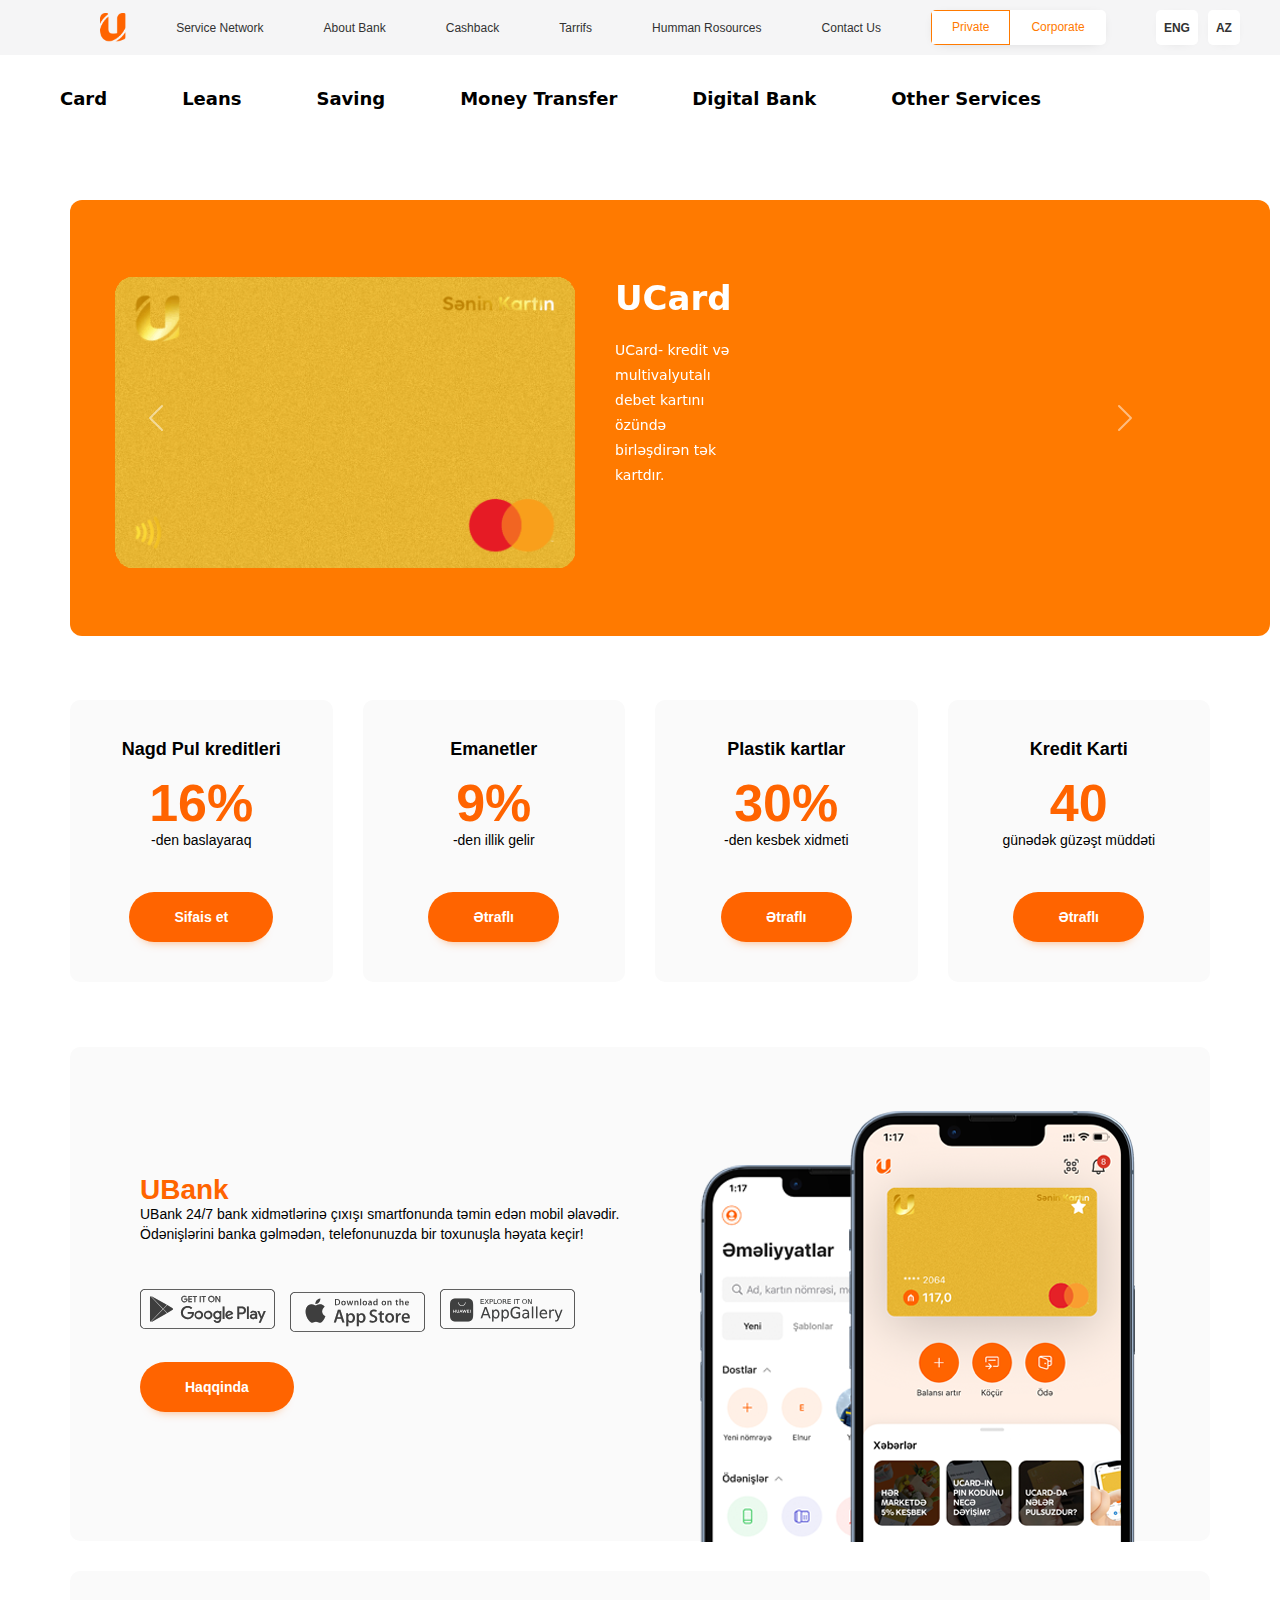
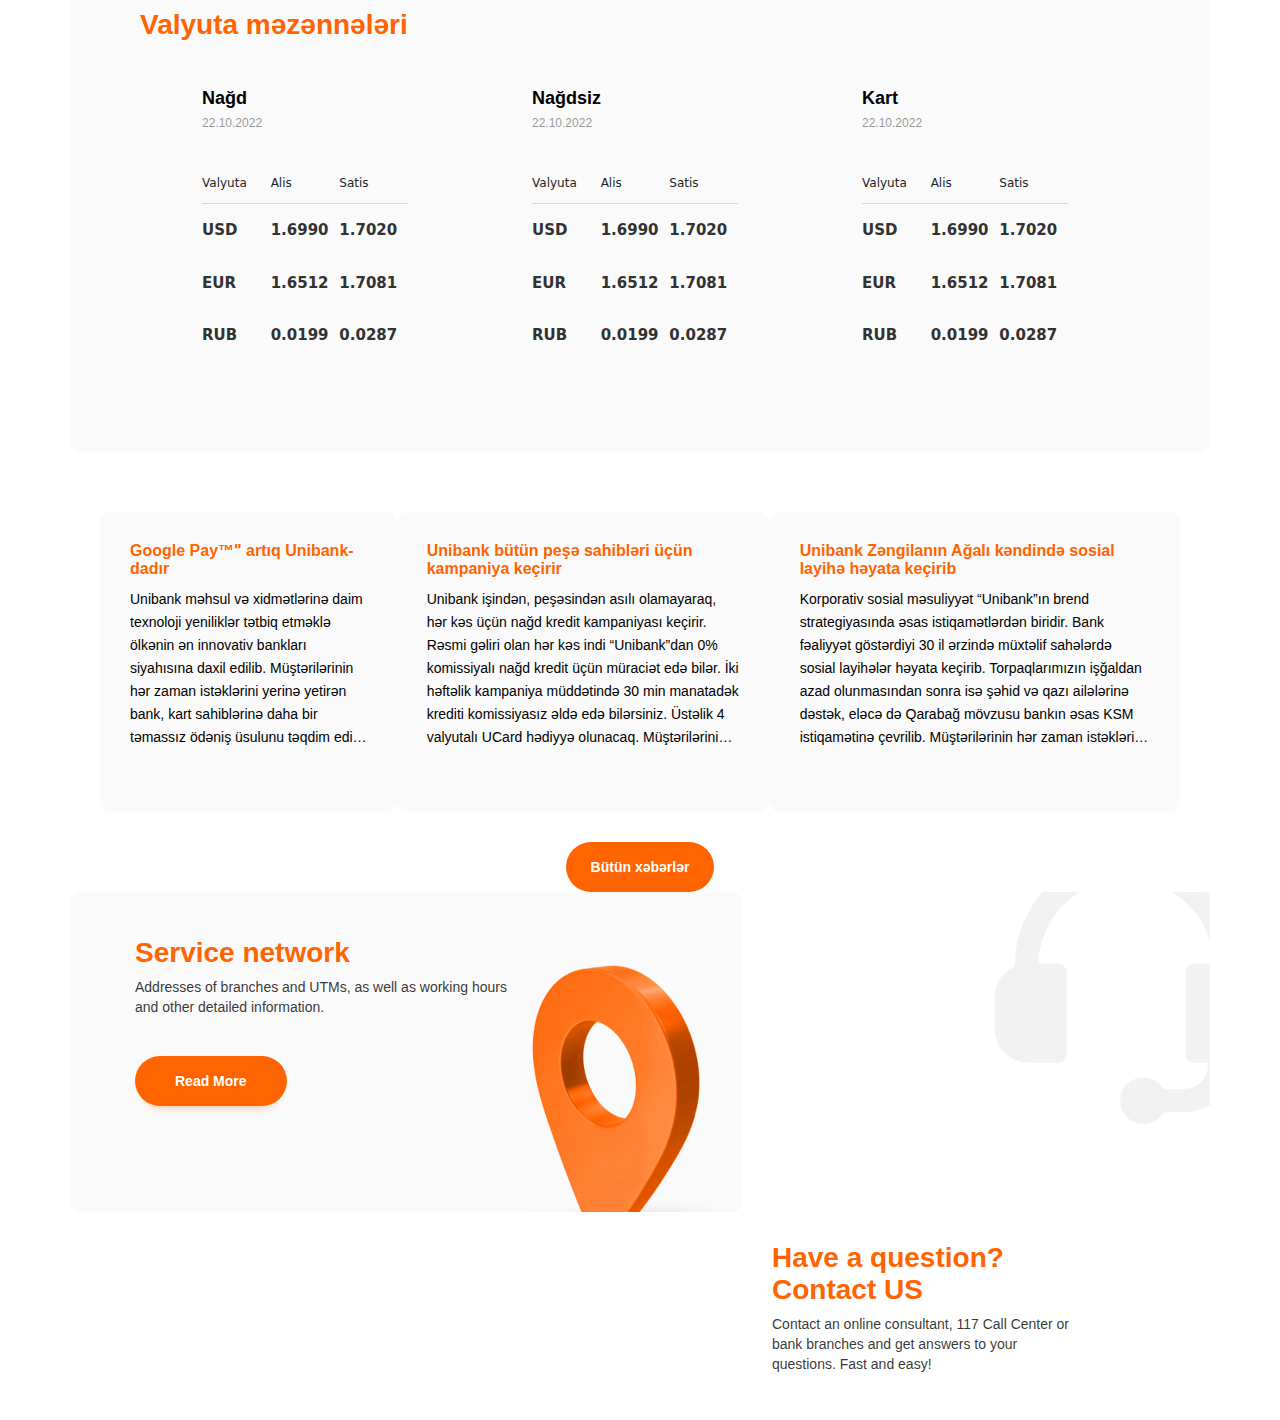
<file: unibank/Tural.html>
<!DOCTYPE html>
  <html lang="en">
  <head>
      <meta charset="UTF-8">
      <meta http-equiv="X-UA-Compatible" content="IE=edge">
      <meta name="viewport" content="width=device-width, initial-scale=1.0">
      <link href="https://cdn.jsdelivr.net/npm/bootstrap@5.1.3/dist/css/bootstrap.min.css" rel="stylesheet"> 
      <link rel="stylesheet" href="main.css">
      <title>Unibank</title>
  </head>
  <body>
      <header class="header"> 
        <div class="topbar">
          <div class="topbar_menu">
              <img src="./picture/logonew-orange1.webp" alt="" class="img">
              <a href="" class="topbar_menu--link">Service Network</a>
              <a href="https://unibank.az/en/aboutBank" class="topbar_menu--link">About Bank</a>
              <a href="./cashback.html" class="topbar_menu--link">Cashback</a>
              <a href="" class="topbar_menu--link">Tarrifs</a>
              <a href="" class="topbar_menu--link">Humman Rosources</a>
              <a href="" class="topbar_menu--link">Contact Us</a>
              <div class="topbar_ctypes">
              <a href="" class="topbar_ctypes-active">Private</a>
              <a href="" class="topbar_ctypes-active1">Corporate</a>
              </div>
          <div class="topbar_langs">
          <a href="" class="topbar_langs--item" translate="yes">ENG</a>
          <a href="" class="topbar_langs--item" translate="yes">AZ</a> 
          </div>
          </div>
          </div>
          <div class="menubar_menu menubar_menu--first">
              <a href="Dosya.html" class="menubar_link" target="_self">Card</a> 
          </div>
          <div class="menubar_menu menubar_menu--first">
           <a  href="" class="menubar_link" target="_self">Leans</a>
          </div>
          <div class="menubar_menu menubar_menu--first">
              <a   href="" class="menubar_link" target="_self">Saving</a>
             </div>
             <div class="menubar_menu menubar_menu--first">
              <a   href="" class="menubar_link" target="_self">Money Transfer</a>
             </div>
             <div class="menubar_menu menubar_menu--first">
              <a  href=""class="menubar_link" target="_self">Digital Bank</a>
             </div>
             <div class="menubar_menu menubar_menu--first">
              <a  href="" class="menubar_link" target="_self"> Other Services</a>
             </div>
          </header>
          <main>
          <div class="container">
             <div class="frontbanner"> 
             <div class="fotorama" data-width="100%" data-height="100%" data-max-height1="768px" data-nav="dots" data-arrows="false" data-autoplay="data-autoplay">
              <div id="carouselExampleInterval" class="carousel slide" data-bs-ride="carousel">
                  <div class="carousel-inner">
                    <div class="carousel-item active" data-bs-interval="10000">
                      <div class="frontbanner_overlay">
                      <img src="./picture/1661321611ucard.webp" class="d-block w-100" alt="...">
                      <div class="frontbanner_info">
                      <div class="frontbanner_header">
                        UCard
                      </div>
                      <p class="frontbanner_desc">UCard- kredit və multivalyutalı debet kartını özündə birləşdirən tək kartdır.</p>
                      </div>
                    </div>
                    </div>
                    <div class="carousel-item" data-bs-interval="2000">
                      <img src="./picture/1661845405cardart.webp" class="d-block w-100" alt="...">
                    </div>
                    <div class="carousel-item">
                      <img src="./picture/16654682200kms.webp" class="d-block w-100" alt="...">
                    </div>
                  </div>
                  <button class="carousel-control-prev" type="button" data-bs-target="#carouselExampleInterval" data-bs-slide="prev">
                    <span class="carousel-control-prev-icon" aria-hidden="true"></span>
                    <span class="visually-hidden">Previous</span>
                  </button>
                  <button class="carousel-control-next" type="button" data-bs-target="#carouselExampleInterval" data-bs-slide="next">
                    <span class="carousel-control-next-icon" aria-hidden="true"></span>
                    <span class="visually-hidden">Next</span>
                  </button>
                </div>
                </div>
              </main>
                <section>
                <div class="statisticsbar ">
                  <div class="container">
                  <div class="statisticsbar_wrapper ">
                  <div class="statisticsbar_wrapper2">
                  <div class="statisticsbar_param-w">
                  <div class="statisticsbar_param">
                  <div class="statisticsbar_caption">
                    <font style="vertical-align: inherit;">
                  <font style="vertical-align: inherit;">Nagd Pul kreditleri</font>
                  </font>
                  </div>
                  <div class="statisticsbar_value">
                    <font style="vertical-align: inherit;">
                      <font style="vertical-align: inherit;">16%</font>
                      </font>
                  </div>
                  <div class="statisticsbar_desc">
                    -den baslayaraq
                  </div>
                  <div class="statisticsbar_links">
                    <a href="" class="statisticsbar_link statisticsbar_link--white">Sifais et</a>
                  </div>
                </div>
                </div>
                <div class="statisticsbar_param-w">
                  <div class="statisticsbar_param">
                    <div class="statisticsbar_caption">Emanetler</div>
                    <div class="statisticsbar_value">9%</div>
                    <div class="statisticsbar_desc">-den illik gelir</div>
                    <div class="statisticsbar_links">
                      <a href="" class="statisticsbar_link statisticsbar_link--white">Ətraflı</a>
                    </div>
              </div>
              </div>
              <div class="statisticsbar_param-w">
                <div class="statisticsbar_param">
                  <div class="statisticsbar_caption">Plastik kartlar</div>
                  <div class="statisticsbar_value">30%</div>
                  <div class="statisticsbar_desc">-den kesbek xidmeti</div>
                  <div class="statisticsbar_links">
                    <a href="" class="statisticsbar_link statisticsbar_link--white">Ətraflı </a>
                  </div>
            </div>
            </div>
            <div class="statisticsbar_param-w">
              <div class="statisticsbar_param">
                <div class="statisticsbar_caption">Kredit Karti</div>
                <div class="statisticsbar_value">40</div>
                <div class="statisticsbar_desc">günədək güzəşt müddəti</div>
                <div class="statisticsbar_links">
                  <a href="" class="statisticsbar_link statisticsbar_link--white">Ətraflı</a>
                </div>
          </div>
          </div>
                </div>
                </div>
                </div>
                </div>
                <div class="appbar">
                  <div class="container">
                    <div class="appbar_wrapper d-flex-center">
                      <div class="appbar_text">
                        <h2 class="appbar_heading">UBank</h2>
                        <div class="appbar_desc"> 
UBank 24/7 bank xidmətlərinə çıxışı smartfonunda təmin edən mobil əlavədir. Ödənişlərini banka gəlmədən, telefonunuzda bir toxunuşla həyata keçir! 
                        </div>
                        <div class="appbar_links hidden--mob">
                          <a class="appbar_link" href="https://play.google.com/store/apps/details?id=az.unibank.mbanking">
                            <span class="sprite sprite--playstore-label">
                              <img src="./picture/playstore.svg" alt="">
                            </span>
                          </a>
                            <a href="https://apps.apple.com/ru/app/unibank-mobile/id1073632425" class="appbar_link">
                                <img src="./picture/appstore.svg" alt="" class="sprite sprite--appstore-label">
                            </a>
                            <a href="0" class="sprite sprite--appgalery-label">
                              <img src="./picture/app-gallery.svg" alt="">
                            </a>
                        </div>
                        <div class="appbar_extras">
                          <a href="" class="appbar_extra">Haqqinda</a>
                        </div>
                      </div>
                      <div class="appbar_img--holder ">
                        <img src="./picture/appbar2 (1).webp" alt="UBank">
                      </div>
                    </div>
                  </div>
                  <div class="exchange">
                    <div class="container">
                      <div class="exchange_wrapper">
                        <h2 class="appbar_heading hidden--mobile">Valyuta məzənnələri </h2>
                        <h2 class="appbar_heading appbar_heading--curr hidden--desktop">Valyuta məzənnələri</h2>
                      
                      <div class="exchange_wrapper2">
                        <div class="hidden--mobile">
                          <div class="exchange_cat">
                            <div class="exchange_header">Nağd</div>
                            <div class="exchange_date">22.10.2022</div>
                            <div class="exchange_body">
                              <table>
                                <thead>
                                  <tr>
                                    <th>Valyuta</th>
                                    <th>Alis</th>
                                    <th>Satis</th>
                                  </tr>
                                </thead>
                                <tbody>
                                  <tr>
                                    <td>USD</td>
                                    <td>1.6990 </td>
                                    <td>1.7020</td>
                                  </tr>
                                  <tr>
                                    <td>EUR</td>
                                    <td>1.6512 </td>
                                    <td>1.7081</td>
                                  </tr>
                                  <tr>
                                    <td>RUB</td>
                                    <td>0.0199 </td>
                                    <td>0.0287</td>
                                  </tr>
                                </tbody>
                              </table>
                            </div>
                          </div>
                          <div class="exchange_cat">
                            <div class="exchange_header">Nağdsiz</div>
                            <div class="exchange_date">22.10.2022</div>
                            <div class="exchange_body">
                              <table>
                                <thead>
                                  <tr>
                                    <th>Valyuta</th>
                                    <th>Alis</th>
                                    <th>Satis</th>
                                  </tr>
                                </thead>
                                <tbody>
                                  <tr>
                                    <td>USD</td>
                                    <td>1.6990 </td>
                                    <td>1.7020</td>
                                  </tr>
                                  <tr>
                                    <td>EUR</td>
                                    <td>1.6512 </td>
                                    <td>1.7081</td>
                                  </tr>
                                  <tr>
                                    <td>RUB</td>
                                    <td>0.0199 </td>
                                    <td>0.0287</td>
                                  </tr>
                                </tbody>
                              </table>
                            </div>
                          </div>
                        </div>
                        <div class="exchange_cat">
                          <div class="exchange_header">Kart</div>
                          <div class="exchange_date">22.10.2022</div>
                          <div class="exchange_body">
                            <table>
                              <thead>
                                <tr>
                                  <th>Valyuta</th>
                                  <th>Alis</th>
                                  <th>Satis</th>
                                </tr>
                              </thead>
                              <tbody>
                                <tr>
                                  <td>USD</td>
                                  <td>1.6990 </td>
                                  <td>1.7020</td>
                                </tr>
                                <tr>
                                  <td>EUR</td>
                                  <td>1.6512 </td>
                                  <td>1.7081</td>
                                </tr>
                                <tr>
                                  <td>RUB</td>
                                  <td>0.0199 </td>
                                  <td>0.0287</td>
                                </tr>
                              </tbody>
                            </table>
                            </div>
                            </div>
                            </div>
                           </div>
                        </div>
                    </div>
                   </div>
                   <div class="frontnews">
                    <div class="container">
                      <div class="frontnews_wrapper ">
                        <div class="frontnews_body" style="overflow:hidden ;">
                          <div class="frontnews_article-w">
                            <div class="frontnews_article">
                              <a  href=""class="article-listing--link"></a>
                              <div class="frontnews_text">
                                <a href="" class="frontnews_name">
                                  <font style="vertical-align: inherit;">
                                    <font style="vertical-align: inherit;">Google Pay™" artıq Unibank-dadır </font>
                                      </font>
                                </a>
                                <div class="frontnews_summary">
                                  <font style="vertical-align: inherit;">
                                    <font style="vertical-align: inherit;">                
          Unibank məhsul və xidmətlərinə daim texnoloji yeniliklər tətbiq etməklə ölkənin ən innovativ bankları siyahısına daxil edilib. 
                                  </font>
                                  <font style="vertical-align: inherit;">
                                    <font style="vertical-align: inherit;">                
           Müştərilərinin hər zaman istəklərini yerinə yetirən bank, kart sahiblərinə daha bir təmassız ödəniş üsulunu təqdim edib. 
                                  </font>
                                  <font style="vertical-align: inherit;">
                                    <font style="vertical-align: inherit;">                
          Android telefonlar, planşetlər və ya saatlardan ödəniş etməyə imkan verən "Google Pay™" xidməti artıq Unibank-da mövcuddur!
                                  </font>
                                </div>
                              </div>
                            </div>
                         
                          <div class="frontnews_article-w">
                          <div class="frontnews_article">
                            <a  href=""class="article-listing--link"></a>
                            <div class="frontnews_text">
                              <a href="" class="frontnews_name">
                                <font style="vertical-align: inherit;">
                                  <font style="vertical-align: inherit;">Unibank bütün peşə sahibləri üçün kampaniya keçirir </font>
                                    </font>
                              </a>
                              <div class="frontnews_summary">
                                <font style="vertical-align: inherit;">
                                  <font style="vertical-align: inherit;">                
    
Unibank işindən, peşəsindən asılı olamayaraq, hər kəs üçün nağd kredit kampaniyası keçirir. Rəsmi gəliri olan hər kəs indi “Unibank”dan 0% komissiyalı nağd kredit üçün müraciət edə bilər. İki həftəlik kampaniya müddətində 30 min manatadək krediti komissiyasız əldə edə bilərsiniz. Üstəlik 4 valyutalı UCard hədiyyə olunacaq. 
                                </font>
                                <font style="vertical-align: inherit;">
                                  <font style="vertical-align: inherit;">                
         Müştərilərinin hər zaman istəklərini yerinə yetirən bank, kart sahiblərinə daha bir təmassız ödəniş üsulunu təqdim edib. 
                                </font>
                                <font style="vertical-align: inherit;">
                                  <font style="vertical-align: inherit;">                
        Android telefonlar, planşetlər və ya saatlardan ödəniş etməyə imkan verən "Google Pay™" xidməti artıq Unibank-da mövcuddur!
                                </font>
                              </div>
                            </div>
                        </div>
                          </div>
                         
                        </div>
                        <div class="frontnews_article-w">
                          <div class="frontnews_article">
                            <a  href=""class="article-listing--link"></a>
                            <div class="frontnews_text">
                              <a href="" class="frontnews_name">
                                <font style="vertical-align: inherit;">
                                  <font style="vertical-align: inherit;">Unibank Zəngilanın Ağalı kəndində sosial layihə həyata keçirib </font>
                                    </font>
                              </a>
                              <div class="frontnews_summary">
                                <font style="vertical-align: inherit;">
                                  <font style="vertical-align: inherit;">                
Korporativ sosial məsuliyyət “Unibank”ın brend strategiyasında əsas istiqamətlərdən biridir. Bank fəaliyyət göstərdiyi 30 il ərzində müxtəlif sahələrdə sosial layihələr həyata keçirib. Torpaqlarımızın işğaldan azad olunmasından sonra isə şəhid və qazı ailələrinə dəstək, eləcə də Qarabağ mövzusu bankın əsas KSM istiqamətinə çevrilib. 
                                </font>
                                <font style="vertical-align: inherit;">
                                  <font style="vertical-align: inherit;">                
         Müştərilərinin hər zaman istəklərini yerinə yetirən bank, kart sahiblərinə daha bir təmassız ödəniş üsulunu təqdim edib. 
                                </font>
                                <font style="vertical-align: inherit;">
                                  <font style="vertical-align: inherit;">                
        Android telefonlar, planşetlər və ya saatlardan ödəniş etməyə imkan verən "Google Pay™" xidməti artıq Unibank-da mövcuddur!
                                </font>
                              </div>
                            </div>
                        </div>
                          </div>
                        </div>
                        <div class="frontnews_body--btnHolder">
                           <a href="" class="frontnews_body--btn">Bütün xəbərlər</a>
                        </div>
                        <div class="container">
                        <div class="network">
                          <div class="network_box-w">
                            <div class="network_box">
                              <div class="network_box-img">
                                <img src="./picture/Bitmap (1).webp" alt="">
                              </div>
                              <h2 class="network_heading">Service network</h2>
                              <p class="network_write">
                         Addresses of branches and UTMs, as well as working hours and other detailed information. 
                              </p>
                              <a href="" class="network_btn">Read More</a>
                            </div>
                          </div>
                          <div class="network_question-w">
                            <div class="network_quedtion">
                              <div class="network_question-img">
                                <img src="./picture/callcenter.svg" alt="">
                              </div>
                              <h2 class="network_heading1">
                                Have a question?
                                <br>
                                Contact US
                              </h2>
                              <p class="network_write">
Contact an online consultant, 117 Call Center or bank branches and get answers to your questions. Fast and easy! 
                              </p>
                            </div>
                          </div>
                        </div>
                      </div>
                        </div>
                      </div>
                    </div>
                 </div>
                   </div>
                    </div>
                   </div>
                  </div>
                  </div>
                  </div>
                   
             
<!-- Latest compiled JavaScript -->
<script src="https://cdn.jsdelivr.net/npm/bootstrap@5.1.3/dist/js/bootstrap.bundle.min.js"></script>
</body>
</html>
</file>
<file: unibank/main.css>
body{
  height: 15px;
    font-weight: 400;
    font-size: 15px;
  }
  .topbar{
    background: #f5f5f6;
  }
  .topbar_menu{
    display: inline-block;
    margin-left: 100px;
    transform-origin: left center;
    margin-right: 30px;
    width: auto;
    display: flex!important;
    align-items: center;
    height: 55px;
    display: flex;
    justify-content: space-between;
  }
  .topbar_menu--link{
    display: inline-block;
    line-height: 12px;
    font-family: CocoSharp,Arial;
    font-weight: 400;
    font-size: 12px;
    color: #323232;
    text-decoration: none;
    margin: 0 10px;
   
  }
  .img{
  width:26px;
  height:29px;
  
  }
  .topbar_ctypes{
    display: inline-flex;
    line-height: 20px;
    font-family: CocoSharp,Arial;
    font-weight: 400;
    font-size: 20px;
    color: #FF7A00;
    box-shadow: 0 2px 14px -8px rgb(0 0 0 / 30%);
    border-radius: 5px;
    overflow: hidden;
    height: 35px;
    background: #fff
  }
  .topbar_ctypes-active{
    line-height: 12px;
    font-family: CocoSharp,Arial;
    font-weight: 400;
    font-size: 12px;
    color:  #FF7A00;
    text-decoration: none;
    padding: 10px 20px;
    border: 1px solid transparent;
    border: 1px solid #FF7A00;
  }
  .topbar_ctypes-active1{
    line-height: 12px;
    font-family: CocoSharp,Arial;
    font-weight: 400;
    font-size: 12px;
    color:#FF7A00;
    text-decoration: none;
    padding: 10px 20px;
    border: 1px solid transparent;
   
  
  }
  .topbar_langs{
    display: inline-flex;
    align-items: center;
    border-radius: 5px;
    height: 35px;
    margin-left: 10px;
  }
  .topbar_langs--item{
    line-height: 12px;
    font-weight: 600;
    font-size: 12px;
    box-shadow: 0 2px 14px -10px rgb(0 0 0 / 30%);
    align-items: center;
    text-decoration: none;
    text-transform: uppercase;
    color: #323232;
    padding: 0 8px;
    margin-right: 10px;
    display: inline-flex;
     justify-content: center;
     font-family: CocoSharp,Arial;
     height: 35px;
     background: #fff;
     border-radius: 5px;
     overflow: hidden;
  }
  .menubar_menu--first{
    padding-left: 0;
  }
  .menubar_menu{
    float: left;
    padding: 30px 15px;
    margin-left: 45px;
    
  }
  .menubar_link{
  
    color: rgb(0, 0, 0);
    text-decoration: none;
     font-size: 18px;
     font-weight: 700;
  }
  .container {
    width: 1176px;
    padding: 0;
    margin-right: auto;
     margin-left: auto;
  }
  .frontbanner{
    max-height: 768px;
    height: 450px;
    border-radius: 10px;
    margin-bottom: 20px; 
  }
  .carousel-item {
    width: 460px;
    height: 331px;
    margin-left: 45px;
   margin-bottom: 105px;
    top: 37px;
  }
  .carousel-inner{
    width:  1200px;
    height: 100%;
    background-color: #FF7A00;
    border-radius: 12px;
    margin-top: 145px;
  }
  .statisticsbar {
    padding: 30px 0;
  }
  .container {
    width: 1176px;
    padding: 0;
    margin-right: auto;
      margin-left: auto;
  }
  .statisticsbar_wrapper {
    overflow: hidden;
  }
  .statisticsbar_wrapper2{
    display: flex;
      margin: 0 -15px;
  }
  .statisticsbar_param-w{
    padding: 0 15px;
      width: calc(100%/4);
  }
  .statisticsbar_param {
    padding: 40px 50px;
    text-align: center;
    background: #FAFAFA;
    border-radius: 10px;
  }
  .statisticsbar_caption {
    line-height: 18px;
    font-family: CocoSharp,Arial;
    font-weight: 700;
    font-size: 18px;
    color: #000;
    vertical-align: inherit;
  }
  .statisticsbar_value {
    font-family: CocoSharp,Arial;
    font-weight: 700;
    font-size: 52px;
    line-height: normal;
    color: #FF6400;
    margin-bottom: 20px;
    margin-top: 15px;
  }
  .statisticsbar_desc{
    line-height: 14px;
     font-family: CocoSharp,Arial;
     font-weight: 400;
     font-size: 14px;
     color: #000;
     margin-top: -20px;
     margin-bottom: 45px;
  }
   .statisticsbar_link{
    display: inline-block;
     font-weight: 700;
     font-size: 14px;
     color: #000;
     line-height: 20px;
     border-radius: 25px;
     box-shadow: 0 10px 10px -10px rgb(255 107 0 / 51%);
     padding: 15px 45px;
     background: #FF6400;
     font-family: CocoSharp,Arial;
   }
   .statisticsbar_link--white{
    color: #fff;
     font-weight: 700;
     text-decoration: none;
   }
   .appbar {
    padding: 35px 0 0;
    position: relative;
  }
  .appbar_wrapper{
    background: #fafafa;
     border-radius: 10px;
     display: flex;
     align-items: center;
     
  }
  .appbar_text{
    width: 50%;
    padding-right: 20px;
    padding-left: 70px;
  }
  .appbar_heading{
    line-height: 28px;
    font-family: CocoSharp,Arial;
    font-weight: 800;
    font-size: 28px;
    color: #FF6400;
    margin: 0 0 20px;
   
  }
  .appbar_links{
    margin-bottom: 30px;
  }
  .hidden--desktop{
    display: none!important;
  }
  .appbar_link{
    display: inline-block;
    margin-right: 10px;
    text-decoration: none; 
  }
  .sprite--playstore-label{
    background-image: url(./picture/playstore.svg);
    width: 135px;
    height: 40px;
    background-position: center!important;
      margin-top: 5px;
      background-repeat: no-repeat;
      background-size: contain;
  }
  .sprite{
    display: inline-block;
  }
  .sprite--appstore-label{
    background-image: url(./picture/appstore.svg);
    width: 135px;
    height: 40px;
    background-position: center!important;
    margin-top: 5px;
    background-repeat: no-repeat;
    background-size: contain;
  
  }
  .sprite--appgalery-label{
    background-image: url(./picture/app-gallery.svg);
    width: 135px;
    height: 40px;
    background-position: center!important;
    margin-top: 5px;
    background-repeat: no-repeat;
    background-size: contain;
  
  }
  .appbar_desc{
    font-family: CocoSharp,Arial;
      font-weight: 400;
      font-size: 14px;
      color: #000;
      line-height: 1.43;
      margin-bottom: 40px;
  }
  .appbar_extra {
    font-weight: 700;
    font-size: 14px;
    display: inline-block;
    color: #fff;
    line-height: 20px;
    margin-right: 12px;
    border-radius: 25px;
    text-decoration: none;
    box-shadow: 0 10px 10px -10px rgb(255 107 0 / 51%);
    padding: 15px 45px;
      background: #FF6400;
      font-family: CocoSharp,Arial;
  }
  .appbar_img--holder{
    width: 45%;
      height: 480px;
      position: relative;
      margin-bottom: 14px;
  }
  .appbar_img {
    float: right;
    height: 495px;
    position: absolute;
    top: -95px;
    right: 0;
    
  }
  .exchange{
    padding:30px 0;
  }
  .exchange_wrapper{
    overflow: hidden;
      padding: 40px 70px;
      background: #fafafa;
      border-radius: 10px;
  }
  .appbar_heading {
    line-height: 28px;
      font-family: CocoSharp,Arial;
      font-weight: 800;
      font-size: 28px;
      color: #FF6400;
      margin: 0 0 20px;
      margin-bottom: 0;
  }
  .appbar_heading--curr {
    margin-bottom: 15px!important;
  }
  .hidden--desktop {
    display: none!important;
  }
  .exchange__wrapper2 {
    margin: 0 -62px;
  }
  .exchange_cat{
    float: left;
    width: 33%;
    position: relative;
      min-height: 1px;
      padding: 50px 62px;
  }
  .exchange_header {
    line-height: 18px;
    font-family: CocoSharp,Arial;
    font-weight: 700;
    font-size: 18px;
    color: #000;
    padding-bottom: 10px;
  }
  .exchange_date {
    line-height: 12px;
    font-size: 12px;
    color: rgba(50,50,50,.5);
    margin-bottom: 30px;
  }
  .exchange table{
  width:100%;
  }
  table {
    border-collapse: collapse;
    border-spacing: 0;
  }
  thead tr th  {
    border-bottom: 1px solid #D6D9DB;
    padding: 15px 0;
    padding-bottom: 11px;
    width: 33%;
    font-size: 12px;
    font-weight: 400!important;
  }
  tbody tr td {
    width: 33.3333333%;
    padding: 15px 0;
    white-space: nowrap;
    color: #323232;
    font-weight: 700;
  }
  .exchange_icon--down{
    transform: rotate(90deg);
      color: #323232;
  }
  .exchange_icon {
    font-family: icomoon!important;
    font-weight: 400;
    font-variant: normal;
    display: inline-block;
    color: #ff6b00;
    content: "\e900";
    font-size: 12px;
    transition: all .4s linear;
    pointer-events: none;
  }
  .exchange_calculator{
    display: flex;
    justify-content: space-between;
    align-items: center;
    margin-bottom: 20px;
    height: 150px;
    
  }
  .exchange_calculator--2{
    width: 100%;
    background: #fff;
    box-shadow: 0 10px 25px -10px rgb(0 0 0 / 10%);
    padding: 50px 30px;
    border-radius: 10px;
  }
  .exchange_cat{
    position: relative;
    min-height: 1px;
  }
  .exchange_header--w{
    float: left;
    margin-block-end: 80px;
  }
  .exchange_header{
    line-height: 18px;
    font-family: CocoSharp,Arial;
    font-weight: 700;
    font-size: 18px;
    color: #000;
    padding-bottom: 10px;
  }
  .exchange_date--1{
  margin-bottom: 0;
  }
  .exchange_date{
    line-height: 12px;
    font-size: 12px;
    color: rgba(50,50,50,.5);
    font-weight: 400;
    font-family: CocoSharp,Arial;
  }
  .exchange_body--2 {
    float: left;
  }
  .exchangecalc__up{
    overflow: hidden;
      padding: 10px 20px;
      border-radius: 5px;
      border: 1px solid rgba(50,50,50,.1);
      margin-bottom: 10px;
      float: left;
      width: 280px;
      margin-right: 70px;
      align-items: center;
      display: flex;
  }
  .exchangecalc_inp{
    border: none;
      background: 0 0;
      font-family: CocoSharp,Arial;
      font-weight: 700;
      font-size: 15px;
      color: #000;
      line-height: 47px;
      width: 70%;
  }
  .frontnews{
    padding: 0 0 30px;
  }
  .frontnews_wrapper {
  overflow: hidden;
  margin: 0 -15;
  }
  .frontnews_body{
   
   display: flex;
   margin: 30px;
  }
  .frontnews_article-w{
    padding:30 30;
    display: flex;
  }
  .frontnews_article {
    background: #FAFAFA;
    padding: 30px;
    border-radius: 10px;
    transition: .3s;
    position: relative;
    height: 300px;

    
  }
  link {
    position: absolute;
    top: 0;
    left: 0;
    width: 100%;
    height: 100%;
  }
  a {
    background-color: transparent;
  }
  .frontnews_name{
      font-family: CocoSharp,Arial;
      font-weight: 700;
      font-size: 16px;
      color: #FF6400;
      text-decoration: none;
      display: block;
      overflow: hidden;
      line-height: normal;
      margin-bottom: 10px;
  }
  .frontnews_summary {
    font-family: CocoSharp,Arial;
    font-weight: 200;
    font-size: 14px;
    color: #000;
    line-height: 23px;
    overflow: hidden;
    display: -webkit-box;
    -webkit-line-clamp: 7;
    -webkit-box-orient: vertical;

  }
.content {
    border-radius: 10px;
}  
.cashback--title {
    margin-bottom: 10px;
}
.heading--orange {
    color: #ff6400;
}
.usertext {
    font-family: CocoSharp,Arial;
    font-weight: 400;
    font-size: 14px;
    color: #000;
    line-height: 23px;
}
.cashback_header {
    width: 100%;
    padding: 5px 20px;
    border-radius: 10px;
    background: #fafafa;
}
.cashback--row {
    display: flex;
}
.form__row {
    margin: 30px -18px;
}
.form_inp--selectHolder {
    padding: 0 10px!important;
    position: relative;
}
.form_cell--quarter {
    float: left;
    width: 25%;
}
.form_label {
    font-family: CocoSharp,Arial;
    font-weight: 400;
    font-size: 14px;
    color: #000;
    margin-bottom: 10px;
    padding-left: 30px;
}
label {
    display: inline-block;
    max-width: 100%;
}
.form_inp--fill-white {
    background-color: #fff;
}
.form_inp--stroke-gray {
    border: 1px solid rgba(50,50,50,.1);
}
.form_inp {
    background: #F7F7F8;
    width: 100%;
    border-radius: 30px;
    padding: 15px 30px;
    font-family: CocoSharp,Arial;
    font-weight: 800;
    font-size: 14px;
    line-height: 23px;
    border: 1px solid rgba(50,50,50,.1);
    color: #FF7A00;
    height: 60px!important;
}
  .frontnews_body--btnHolder {
    margin-top: 25px;
    text-align: center;
}
.frontnews_body--btn {
  font-family: CocoSharp,Arial;
  font-size: 14px;
  display: inline-block;
  border-radius: 25px;
  background: #FF6400;
  color: #fff;
  padding: 17px 25px;
  line-height: 16px;
  font-weight: 700;
  text-decoration: none;
}
.frontbanner_info {
  width: 50%;
  height: 100%;
  position: relative;
  z-index: 3;
  display: flex;
  flex-direction: column;
  justify-content: center;
}
.frontbanner_header {
  font-weight: 800;
  font-size: 34px;
  color: #fff;
  margin-bottom: 20px;
  line-height: normal;
  width: 80%;
margin-left: 40px;
}
.frontbanner_overlay{
  height: 100%;
    display: flex;
    align-items: flex-end;
}
.frontbanner_desc{
    width: 80%;
    font-weight: 400;
    font-size: 14px;
    color: #fff;
    margin-bottom: 40px;
    line-height: 25px;
    margin-left: 40px;
}
.network{
    display: flex;
    margin: 0 -15px;
}
.network_box-w{
    width: 60%;
    padding: 0 15px;
}
.network_box {
  height: 320px;
  padding: 45px 65px;
  position: relative;
  overflow: hidden;
  border-radius: 10px;
    background: #FAFAFA;
}
.network_box-img{
  position: absolute;
    bottom: -3px;
    right: 0;
    overflow: hidden;
    height: 250px;
    border: 0;
}
.network_heading {
  font-size: 28px;
  width: 100%;
  line-height: normal;
  margin-top: 0;
  font-family: CocoSharp,Arial;
    color: #FF6400;
    font-weight: 800;
}
.network_write{
  font-weight: 400;
    font-size: 14px;
    color: rgba(0,0,0,.8);
    width: 70%;
    line-height: 20px;
    font-family: CocoSharp,Arial;
}
.p{
  margin: 0;
}
.network_btn{
  font-size: 14px;
  display: inline-block;
  font-weight: 700;
  padding: 15px 40px;
  box-shadow: 0 10px 10px -10px rgb(255 107 0 / 51%);
  margin-top: 23px;
border-radius: 25px;
text-decoration: none;
background: #FF6400;
color:#fff;
line-height: 20px;
font-family: CocoSharp,Arial;
}
.network_question-w{
width: 40%;
padding: 0 15px;
}
.network_question{
  height: 320px;
  padding: 45px 65px;
  position: relative;
  border-radius: 10px;
  background:#f5f5f6;
}
.network_question-img{
height: 250px;
border: 0;
}
.network_heading1 {
  font-size: 28px;
  width: 100%;
  line-height: normal;
  margin-top: 0;
  font-family: CocoSharp,Arial;
    color: #FF6400;
    font-weight: 800;
    margin-top: 100px;
}
</file>
